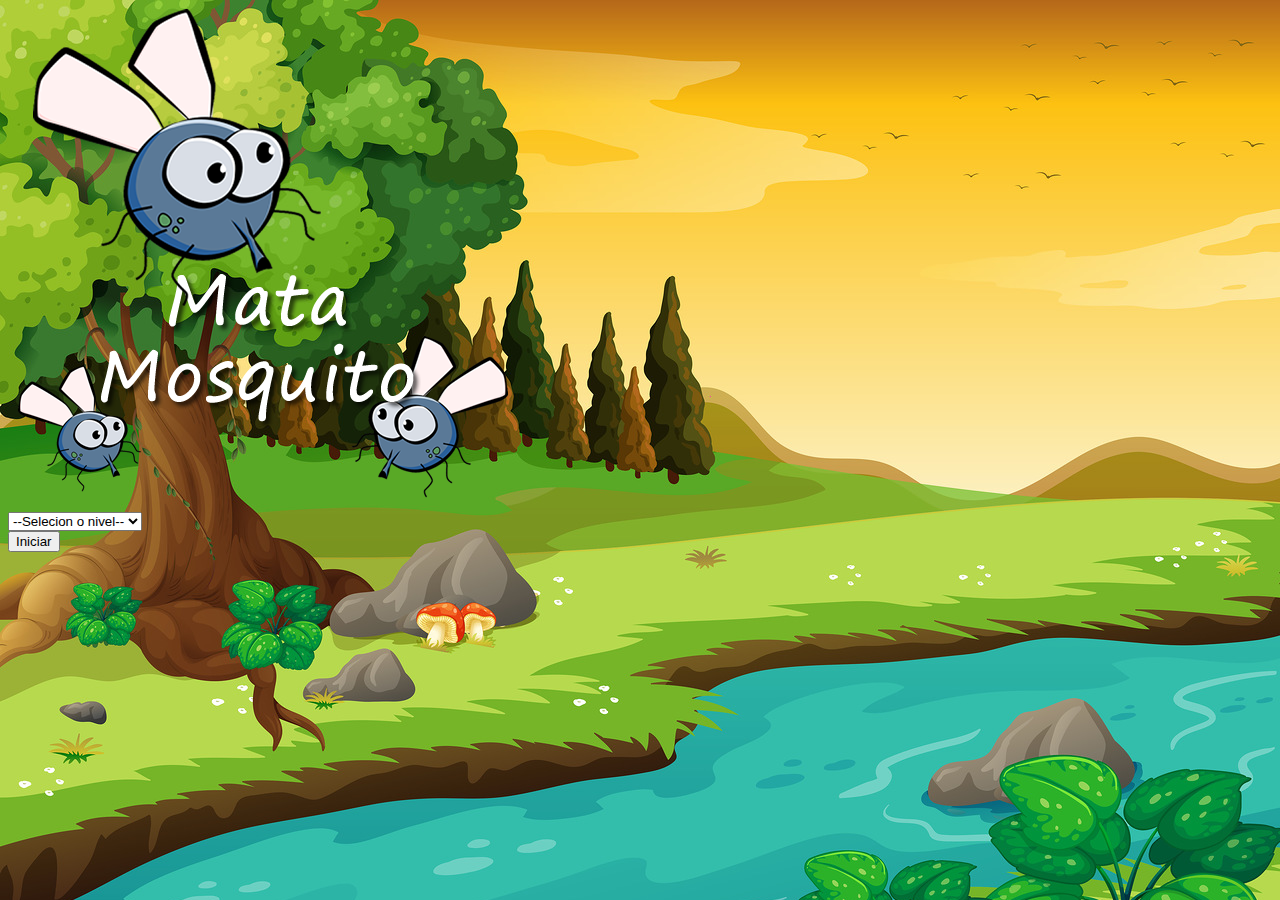
<file: index.html>
<!DOCTYPE html>
<html lang="en">
<head>
  <meta charset="UTF-8">
  <meta http-equiv="X-UA-Compatible" content="IE=edge">
  <meta name="viewport" content="width=device-width, initial-scale=1.0">
  <title></title>

  <link href="https://cdn.jsdelivr.net/npm/bootstrap@5.2.0/dist/css/bootstrap.min.css" rel="stylesheet" integrity="sha384-gH2yIJqKdNHPEq0n4Mqa/HGKIhSkIHeL5AyhkYV8i59U5AR6csBvApHHNl/vI1Bx" crossorigin="anonymous">
  <link rel="stylesheet" href="style.css">

  <script>
    function iniciarJogo(){
      var nivel = document.getElementById('nivel').value

      if(nivel === ''){
        alert('Selecione um nivel')
        return false
      }
      window.location.href = "app.html?" + nivel
    }
  </script>

</head>
<body>
  <div class="container">
    <div class="row">
      <div class="col">
        <div class="d-flex justify-content-center">
          <img src="imagens/imagens/game.png" alt="">
        </div>
      </div>
    </div>
    
    <div class="row">
      <div class="col">
        <div class="d-flex justify-content-center">
          <div class="mb-2">            
            <select class="form-control" id="nivel">
              <option value="">--Selecion o nivel--</option>
              <option value="normal">Normal</option>
              <option value="dificil">Dificil</option>
              <option value="chucknorris">Chuck Norris</option>
            </select>
          </div>
        </div>
      </div>
    </div>

    <div class="row">
      <div class="col">
        <div class="d-flex justify-content-center">
          
          <button type="button" class="btn btn-danger btn-lg" onclick="iniciarJogo()">Iniciar</button>
        </div>
      </div>
    </div>
  </div>

</body>
</html>
</file>
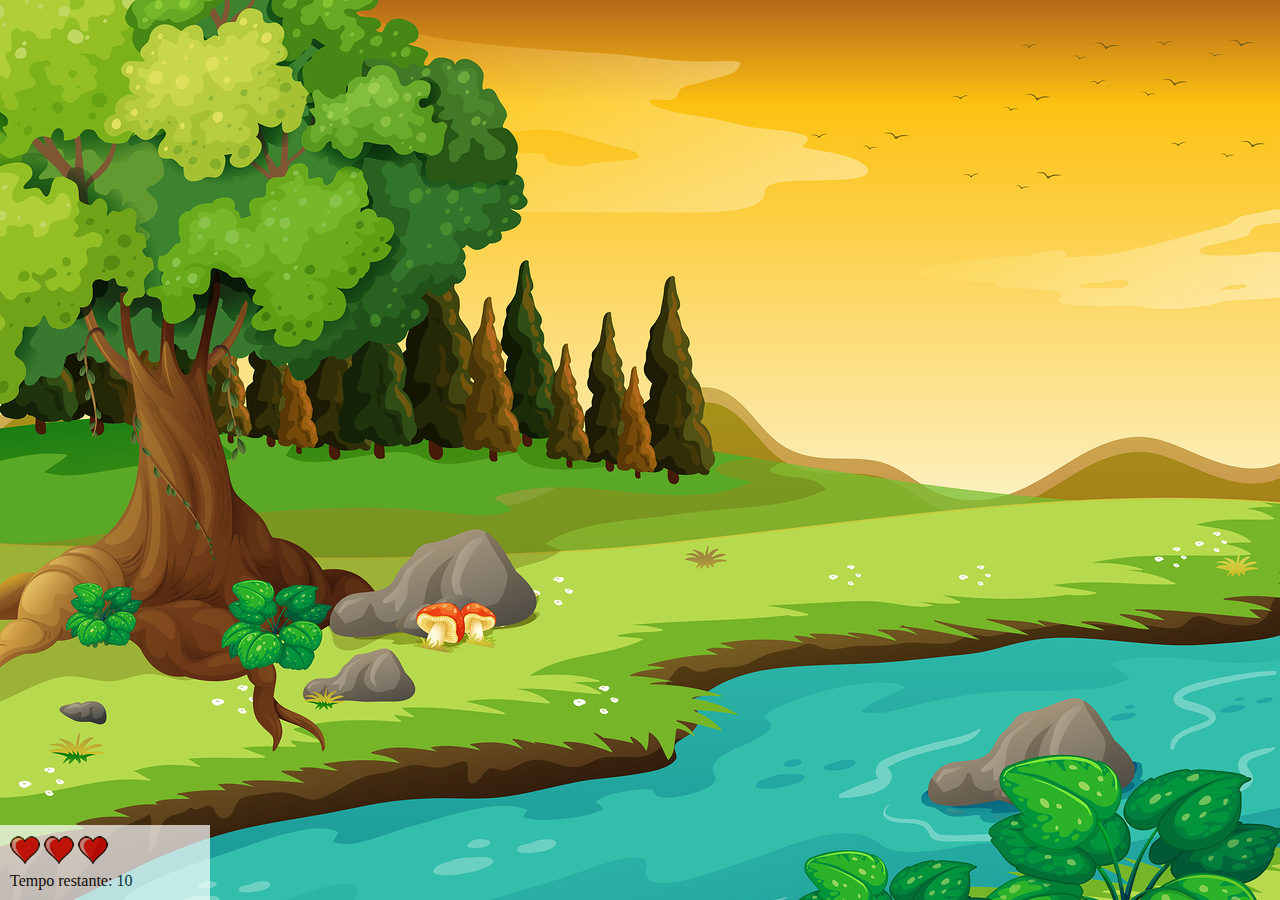
<file: app.html>
<!DOCTYPE html>
<html lang="en">
  <head>
      <meta charset="UTF-8">
      <meta http-equiv="X-UA-Compatible" content="IE=edge">
      <meta name="viewport" content="width=device-width, initial-scale=1.0">
      <title>Document</title>
      <script src="jogo.js"></script>
      <link rel="stylesheet" href="style.css">
    </head>
    <body onresize="ajustaTamanhoPalcoJogo()">

      <div class="painel">
        <div class="vidas">
          <img id="v1" src="./imagens/imagens/coracao_cheio.png" alt="">
          <img id="v2" src="./imagens/imagens/coracao_cheio.png" alt="">
          <img id="v3" src="./imagens/imagens/coracao_cheio.png" alt="">
        </div>

        <br>
        <br>
        <div class="cronomoetro">Tempo restante: <span id="cronometro"></span></div>
      </div>
      <!-- <img src="imagens/imagens/mosca.png" class="mosquito1"> -->

      <script>
        document.getElementById('cronometro').innerHTML = tempo

        var criaMosquito = setInterval(function(){
          posicaoRandomica()
        }, criaMosquitoTempo)
      </script>
    </body>
    </html>
</file>
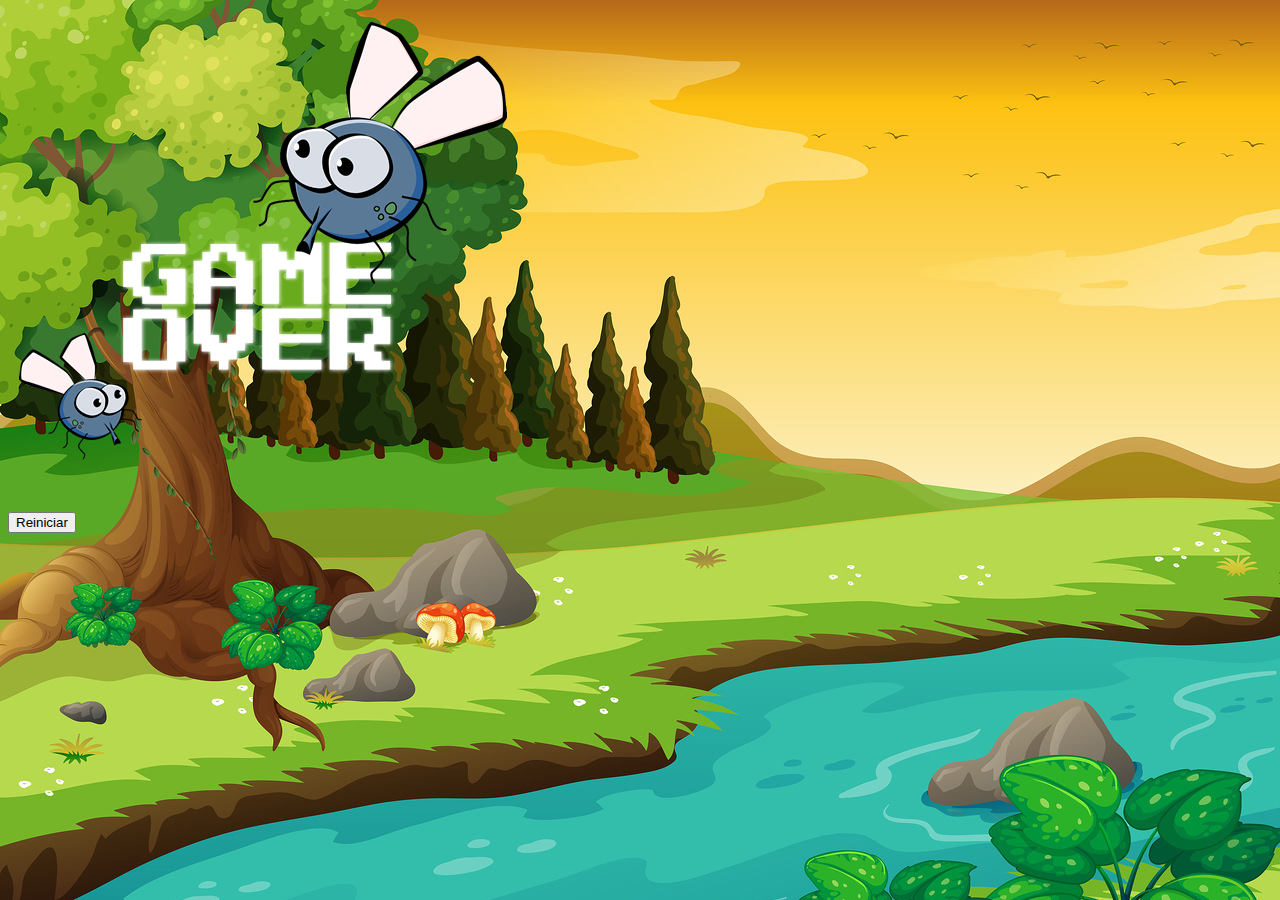
<file: fim_de_jogo.html>
<!DOCTYPE html>
<html lang="en">
<head>
  <meta charset="UTF-8">
  <meta http-equiv="X-UA-Compatible" content="IE=edge">
  <meta name="viewport" content="width=device-width, initial-scale=1.0">
  <title></title>

  <link href="https://cdn.jsdelivr.net/npm/bootstrap@5.2.0/dist/css/bootstrap.min.css" rel="stylesheet" integrity="sha384-gH2yIJqKdNHPEq0n4Mqa/HGKIhSkIHeL5AyhkYV8i59U5AR6csBvApHHNl/vI1Bx" crossorigin="anonymous">
  <link rel="stylesheet" href="style.css">
</head>
<body>
  <div class="container">
    <div class="row">
      <div class="col">
        <div class="d-flex justify-content-center">
          <img src="./imagens/imagens/game_over.png" alt="">
        </div>
      </div>
    </div>
  </div>

  <div class="container">
    <div class="row">
      <div class="col">
        <div class="d-flex justify-content-center">
          <button type="button" class="btn btn-dark btn-lg" onclick="window.location.href = 'index.html'">Reiniciar</button>
        </div>
      </div>
    </div>
  </div>

</body>
</html>
</file>
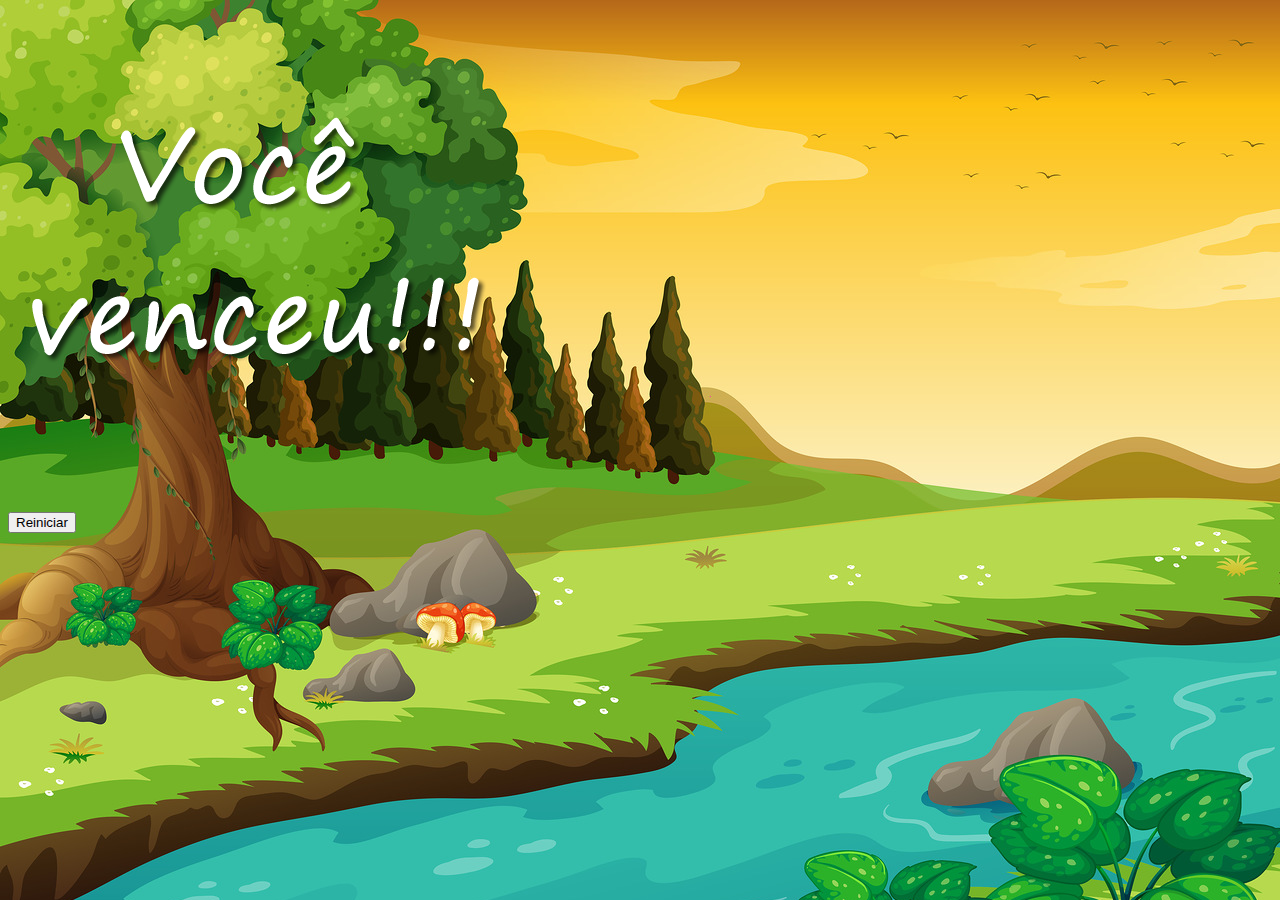
<file: vitoria.html>
<!DOCTYPE html>
<html lang="en">
<head>
  <meta charset="UTF-8">
  <meta http-equiv="X-UA-Compatible" content="IE=edge">
  <meta name="viewport" content="width=device-width, initial-scale=1.0">
  <title></title>

  <link href="https://cdn.jsdelivr.net/npm/bootstrap@5.2.0/dist/css/bootstrap.min.css" rel="stylesheet" integrity="sha384-gH2yIJqKdNHPEq0n4Mqa/HGKIhSkIHeL5AyhkYV8i59U5AR6csBvApHHNl/vI1Bx" crossorigin="anonymous">
  <link rel="stylesheet" href="style.css">
</head>
<body>
  <div class="container">
    <div class="row">
      <div class="col">
        <div class="d-flex justify-content-center">
          <img src="imagens/imagens/vitoria.png" alt="">
        </div>
      </div>
    </div>
  </div>

  <div class="container">
    <div class="row">
      <div class="col">
        <div class="d-flex justify-content-center">
          <button type="button" class="btn btn-dark btn-lg" onclick="window.location.href = 'index.html'">Reiniciar</button>
        </div>
      </div>
    </div>
  </div>

</body>
</html>
</file>
<file: style.css>
html {
  cursor: url(imagens/imagens/mata_mosca.png) 30 30, auto
}

body{
  background-image: url(./imagens/imagens/bg.jpg);
  background-repeat: no-repeat;
  background-size: 100%;
}
.mosquito1 {
  width: 50px;
  height: 50px;
}
.mosquito2 {
  width: 70px;
  height: 70px;
}
.mosquito3 {
  width: 90px;
  height: 90px;
}

.ladoA{ 
  transform: scaleX(1)
}

.ladoB{
  transform: scaleX(-1)
}

.painel{
  position: absolute;
  width: 190px;
  padding: 10px;
  left: 0px;
  bottom: 0px;
  border-top: solid 1px #fff;
  background-color: #fff;
  opacity: 0.7;
}
.vidas{
  float: left;
}
.cronometro{
  float: left;
  font-size: 20px;
  font-weight: bold;
}
</file>
